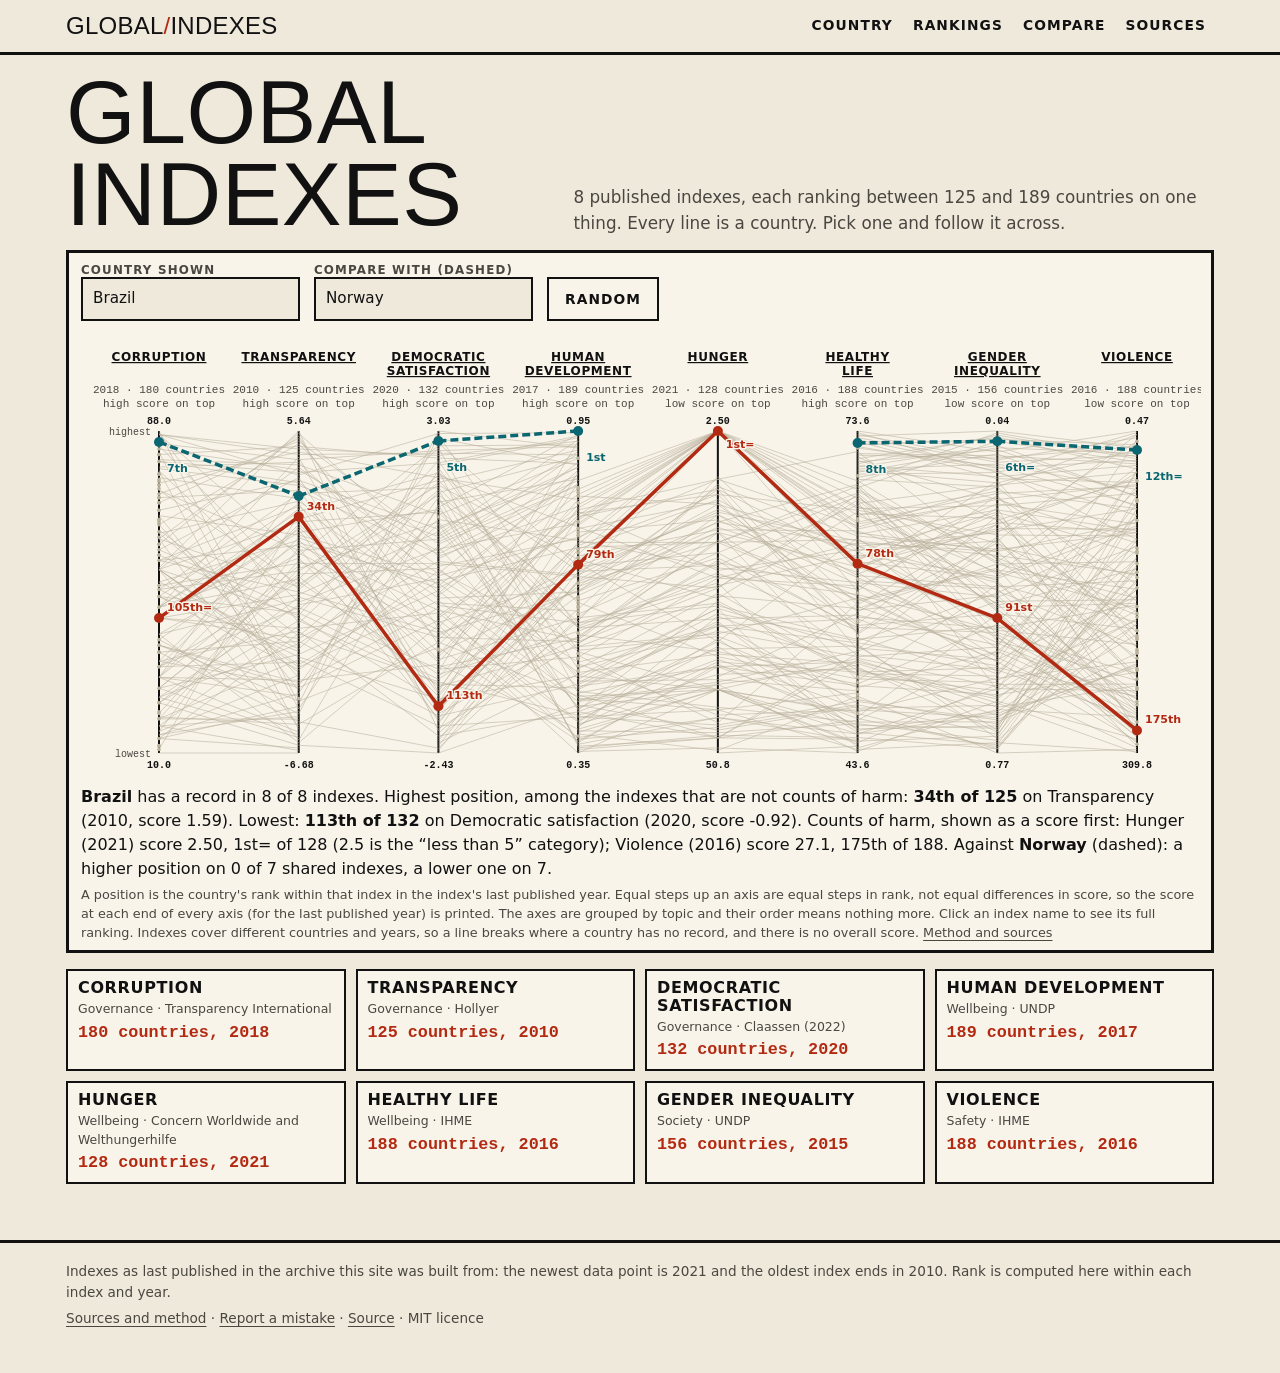
<file: index.html>
<!DOCTYPE html>
<html lang="en">
<head>
  <meta charset="UTF-8">
  <meta name="viewport" content="width=device-width, initial-scale=1">
  <title>Global Indexes: one country across eight indexes</title>
  <meta name="description" content="Pick a country and see its position in eight published indexes of governance, wellbeing, society and safety, with the year, score and number of countries printed beside every position.">
  <meta property="og:title" content="Global Indexes">
  <meta property="og:description" content="One country across eight indexes: corruption, human development, gender inequality, hunger, transparency, healthy life, violence and satisfaction with democracy.">
  <link rel="icon" href="assets/favicon.svg" type="image/svg+xml">
  <link rel="stylesheet" href="assets/site.css">
</head>
<body data-page="home">
<main id="main" class="wrap hero">
  <div class="hero-top">
    <h1>Global <span class="brk">Indexes</span></h1>
    <p class="lede"><span class="long"><span data-fig="indexes">&ndash;</span> published indexes, each ranking between <span data-fig="minc">&ndash;</span> and <span data-fig="maxc">&ndash;</span> countries on one thing. Every line is a country. Pick one and follow it across.</span><span class="short">Each line is a country. Pick one and follow it across <span data-fig="indexes">&ndash;</span> indexes.</span></p>
  </div>

  <div class="stage" id="stage">
    <div class="picker">
      <div class="grow"><label for="c1">Country shown</label><input id="c1" list="clist" autocomplete="off" placeholder="Type a country"></div>
      <div class="grow"><label for="c2">Compare with (dashed)</label><input id="c2" list="clist" autocomplete="off" placeholder="Another country"></div>
      <datalist id="clist"></datalist>
      <button type="button" class="btn ghost" id="rand">Random</button>
    </div>
    <p class="fine" id="msg" role="status" style="color:var(--hot);min-height:0"></p>
    <div class="tipwrap"><div id="tip" class="tip" hidden></div><svg id="pc" role="group" aria-label="A parallel chart. Each index is a vertical axis, with the highest rank at the top and the lowest at the bottom, and each country is a line across the axes."></svg></div>
    <ol class="axkey" id="axkey" aria-label="The axes, in order"></ol>
    <p class="readout" id="readout" aria-live="polite"></p>
    <p class="fine">A position is the country's rank within that index in the index's last published year. Equal steps up an axis are equal steps in rank, not equal differences in score, so the score at each end of every axis (for the last published year) is printed. The axes are grouped by topic and their order means nothing more. Click an index name to see its full ranking. Indexes cover different countries and years, so a line breaks where a country has no record, and there is no overall score. <a href="about.html">Method and sources</a></p>
    <ul class="sr" id="sr" aria-label="The chart as a list"></ul>
  </div>

  <ul class="tiles" id="tiles" aria-label="The indexes"></ul>
</main>
<noscript><p class="notice wrap">The chart needs JavaScript. The data are plain JSON files listed on <a href="about.html">Sources</a>.</p></noscript>
<script src="assets/gi.js"></script>
<script src="assets/home.js"></script>
</body>
</html>
</file>
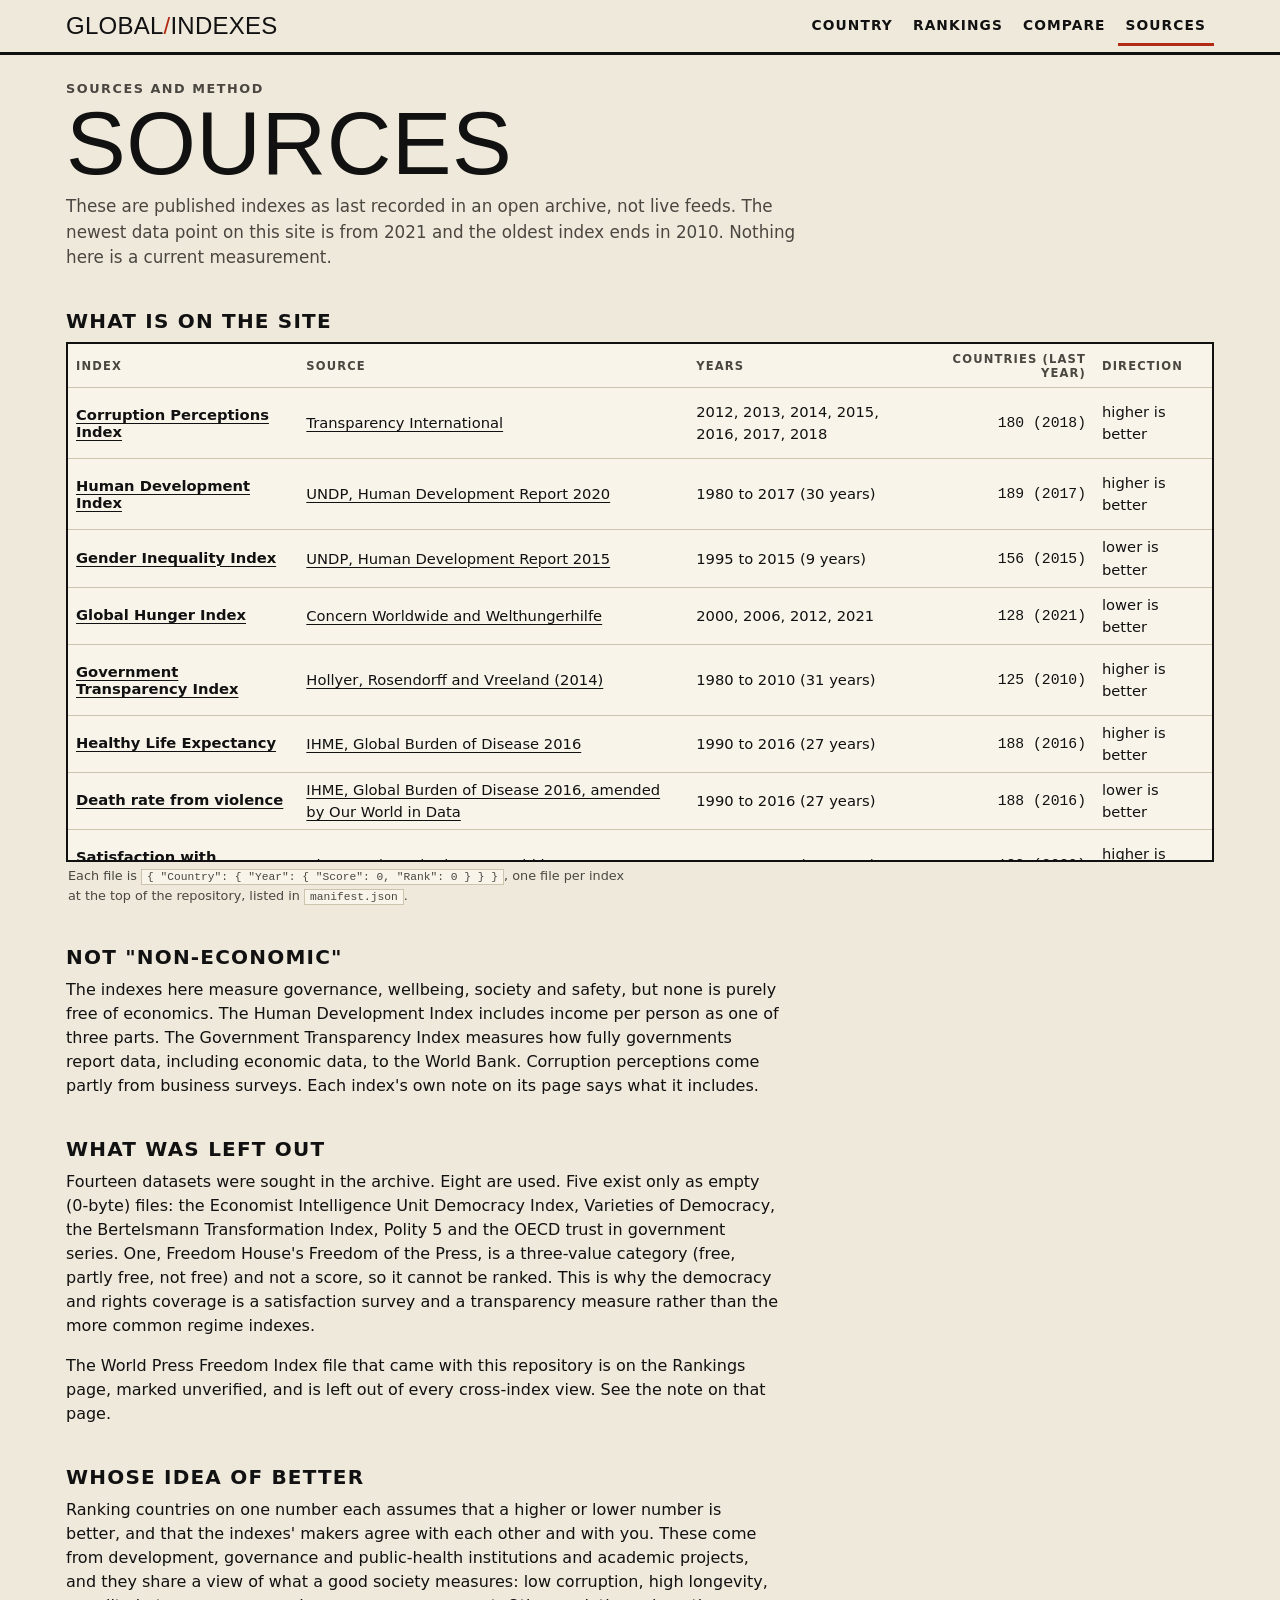
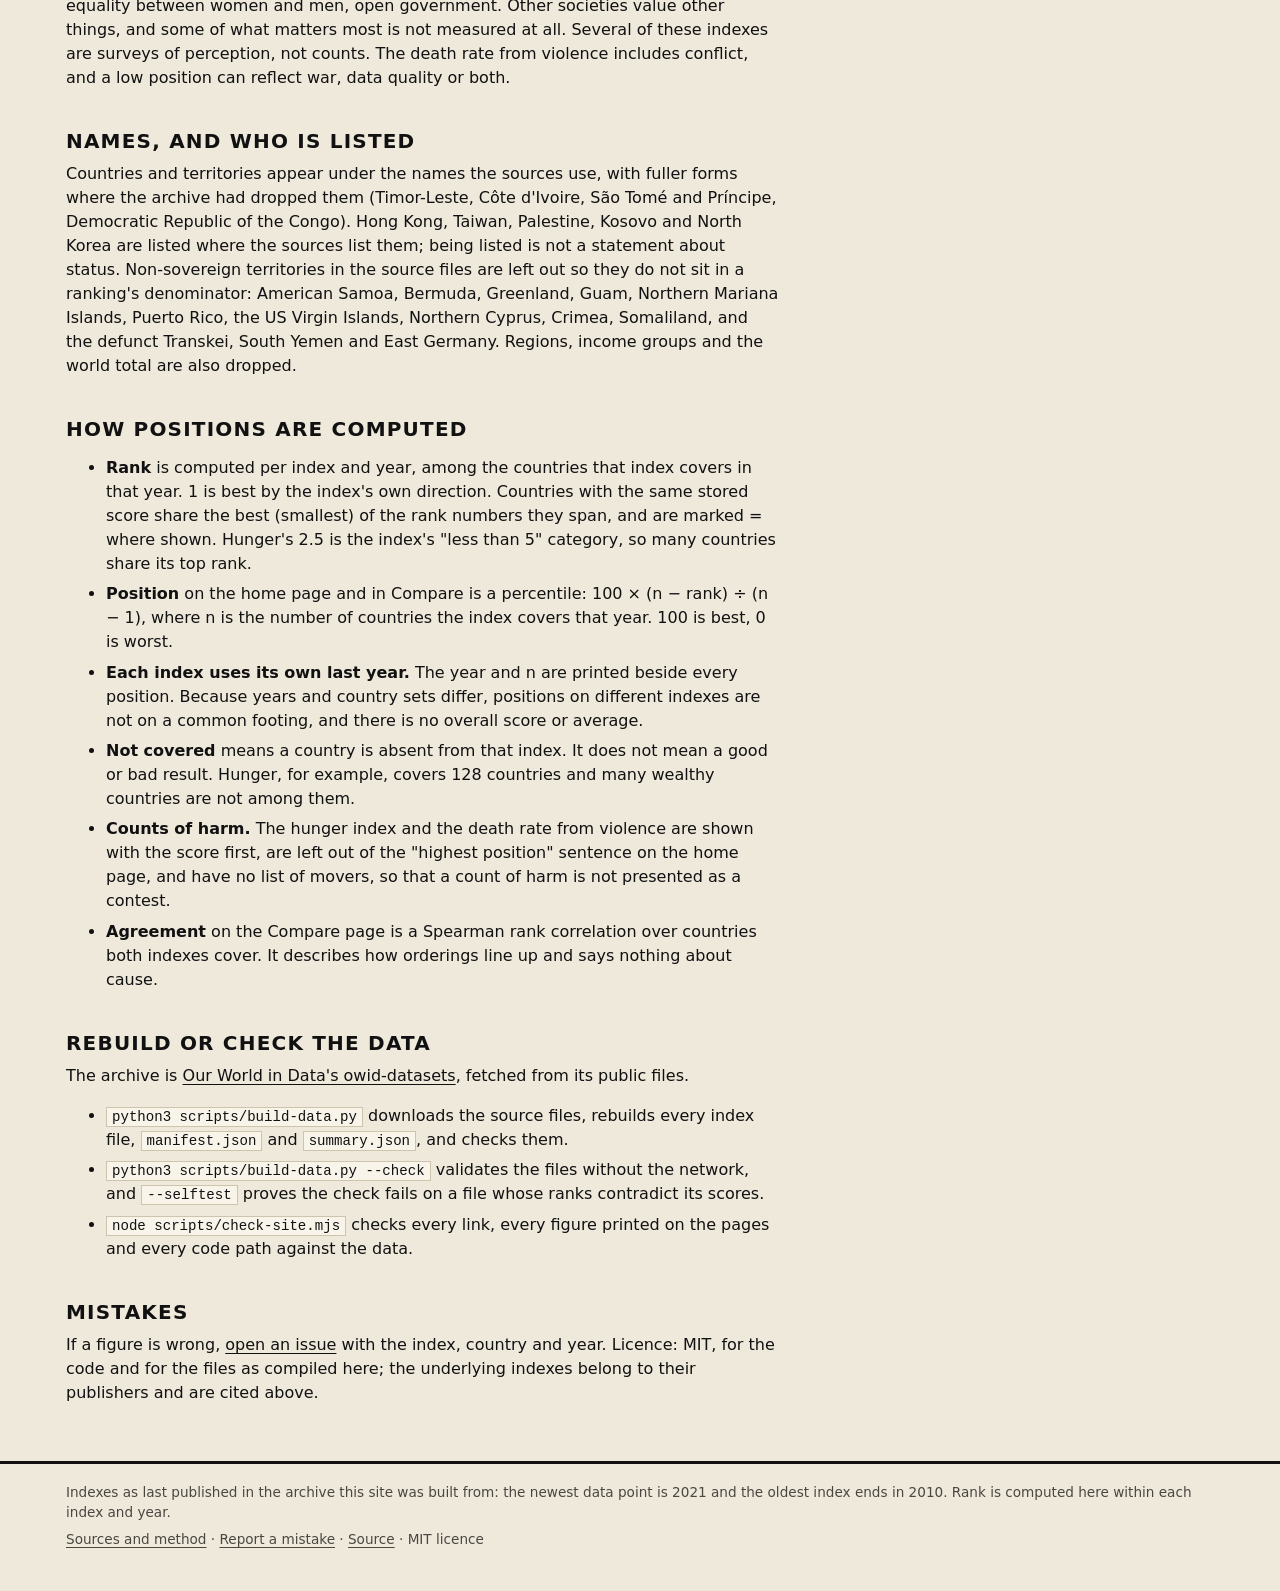
<file: about.html>
<!DOCTYPE html>
<html lang="en">
<head>
  <meta charset="UTF-8">
  <meta name="viewport" content="width=device-width, initial-scale=1">
  <title>Sources and method | Global Indexes</title>
  <meta name="description" content="Where each index comes from, what it covers, what was left out and why, and how ranks and positions are computed.">
  <link rel="icon" href="assets/favicon.svg" type="image/svg+xml">
  <link rel="stylesheet" href="assets/site.css">
</head>
<body data-page="about">
<main id="main" class="wrap page prose">
  <p class="kicker">Sources and method</p>
  <h1>Sources</h1>
  <p class="lede">These are published indexes as last recorded in an open archive, not live feeds. The newest data point on this site is from <span data-fig="maxyear">&ndash;</span> and the oldest index ends in <span data-fig="minyear">&ndash;</span>. Nothing here is a current measurement.</p>

  <h2>What is on the site</h2>
  <div class="scroll" tabindex="0" role="region" aria-label="Table of indexes, scrolls sideways"><table class="rk" id="src"><caption class="sr">The indexes on this site with their sources, years, coverage and direction</caption><thead><tr><th scope="col">Index</th><th scope="col">Source</th><th scope="col">Years</th><th scope="col" class="n">Countries (last year)</th><th scope="col">Direction</th></tr></thead><tbody></tbody></table></div>
  <p class="fine">Each file is <code>{ "Country": { "Year": { "Score": 0, "Rank": 0 } } }</code>, one file per index at the top of the repository, listed in <code>manifest.json</code>.</p>

  <h2>Not "non-economic"</h2>
  <p>The indexes here measure governance, wellbeing, society and safety, but none is purely free of economics. The Human Development Index includes income per person as one of three parts. The Government Transparency Index measures how fully governments report data, including economic data, to the World Bank. Corruption perceptions come partly from business surveys. Each index's own note on its page says what it includes.</p>

  <h2>What was left out</h2>
  <p>Fourteen datasets were sought in the archive. Eight are used. Five exist only as empty (0-byte) files: the Economist Intelligence Unit Democracy Index, Varieties of Democracy, the Bertelsmann Transformation Index, Polity 5 and the OECD trust in government series. One, Freedom House's Freedom of the Press, is a three-value category (free, partly free, not free) and not a score, so it cannot be ranked. This is why the democracy and rights coverage is a satisfaction survey and a transparency measure rather than the more common regime indexes.</p>
  <p>The World Press Freedom Index file that came with this repository is on the Rankings page, marked unverified, and is left out of every cross-index view. See the note on that page.</p>

  <h2>Whose idea of better</h2>
  <p>Ranking countries on one number each assumes that a higher or lower number is better, and that the indexes' makers agree with each other and with you. These come from development, governance and public-health institutions and academic projects, and they share a view of what a good society measures: low corruption, high longevity, equality between women and men, open government. Other societies value other things, and some of what matters most is not measured at all. Several of these indexes are surveys of perception, not counts. The death rate from violence includes conflict, and a low position can reflect war, data quality or both.</p>

  <h2>Names, and who is listed</h2>
  <p>Countries and territories appear under the names the sources use, with fuller forms where the archive had dropped them (Timor-Leste, C&ocirc;te d'Ivoire, S&atilde;o Tom&eacute; and Pr&iacute;ncipe, Democratic Republic of the Congo). Hong Kong, Taiwan, Palestine, Kosovo and North Korea are listed where the sources list them; being listed is not a statement about status. Non-sovereign territories in the source files are left out so they do not sit in a ranking's denominator: American Samoa, Bermuda, Greenland, Guam, Northern Mariana Islands, Puerto Rico, the US Virgin Islands, Northern Cyprus, Crimea, Somaliland, and the defunct Transkei, South Yemen and East Germany. Regions, income groups and the world total are also dropped.</p>

  <h2>How positions are computed</h2>
  <ul>
    <li><strong>Rank</strong> is computed per index and year, among the countries that index covers in that year. 1 is best by the index's own direction. Countries with the same stored score share the best (smallest) of the rank numbers they span, and are marked = where shown. Hunger's 2.5 is the index's "less than 5" category, so many countries share its top rank.</li>
    <li><strong>Position</strong> on the home page and in Compare is a percentile: 100 &times; (n &minus; rank) &divide; (n &minus; 1), where n is the number of countries the index covers that year. 100 is best, 0 is worst.</li>
    <li><strong>Each index uses its own last year.</strong> The year and n are printed beside every position. Because years and country sets differ, positions on different indexes are not on a common footing, and there is no overall score or average.</li>
    <li><strong>Not covered</strong> means a country is absent from that index. It does not mean a good or bad result. Hunger, for example, covers 128 countries and many wealthy countries are not among them.</li>
    <li><strong>Counts of harm.</strong> The hunger index and the death rate from violence are shown with the score first, are left out of the "highest position" sentence on the home page, and have no list of movers, so that a count of harm is not presented as a contest.</li>
    <li><strong>Agreement</strong> on the Compare page is a Spearman rank correlation over countries both indexes cover. It describes how orderings line up and says nothing about cause.</li>
  </ul>

  <h2>Rebuild or check the data</h2>
  <p>The archive is <a href="https://github.com/owid/owid-datasets">Our World in Data's owid-datasets</a>, fetched from its public files.</p>
  <ul>
    <li><code>python3 scripts/build-data.py</code> downloads the source files, rebuilds every index file, <code>manifest.json</code> and <code>summary.json</code>, and checks them.</li>
    <li><code>python3 scripts/build-data.py --check</code> validates the files without the network, and <code>--selftest</code> proves the check fails on a file whose ranks contradict its scores.</li>
    <li><code>node scripts/check-site.mjs</code> checks every link, every figure printed on the pages and every code path against the data.</li>
  </ul>
  <h2>Mistakes</h2>
  <p>If a figure is wrong, <a href="https://github.com/SolutionsAsService/Global-Indexes/issues">open an issue</a> with the index, country and year. Licence: MIT, for the code and for the files as compiled here; the underlying indexes belong to their publishers and are cited above.</p>
</main>
<noscript><p class="notice wrap">The table of indexes is built from <a href="manifest.json">manifest.json</a> with JavaScript.</p></noscript>
<script src="assets/gi.js"></script>
<script src="assets/about.js"></script>
</body>
</html>
</file>
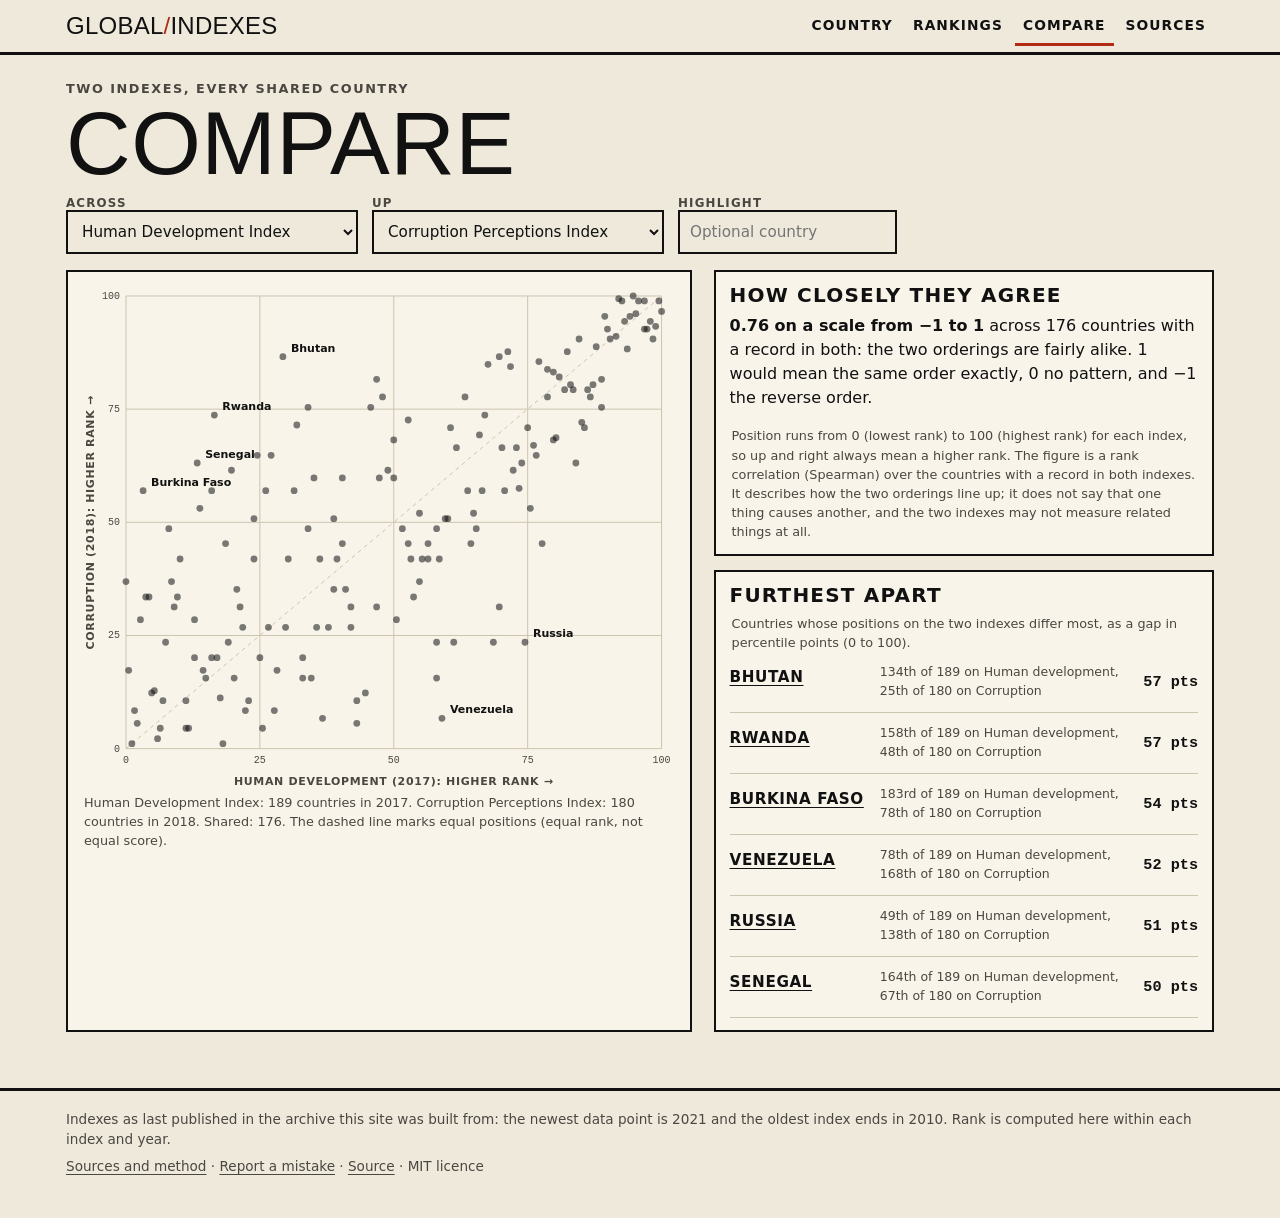
<file: compare.html>
<!DOCTYPE html>
<html lang="en">
<head>
  <meta charset="UTF-8">
  <meta name="viewport" content="width=device-width, initial-scale=1">
  <title>Compare two indexes | Global Indexes</title>
  <meta name="description" content="Plot every country on two indexes at once and see how closely their orderings agree, with the years and number of countries printed.">
  <link rel="icon" href="assets/favicon.svg" type="image/svg+xml">
  <link rel="stylesheet" href="assets/site.css">
</head>
<body data-page="compare">
<main id="main" class="wrap page">
  <p class="kicker">Two indexes, every shared country</p>
  <h1>Compare</h1>
  <div class="tools">
    <div><label for="x">Across</label><select id="x"></select></div>
    <div><label for="y">Up</label><select id="y"></select></div>
    <div><label for="c">Highlight</label><input id="c" list="clist" autocomplete="off" placeholder="Optional country"></div>
    <datalist id="clist"></datalist>
  </div>
  <p class="fine" id="msg" role="status" style="color:var(--hot);min-height:0"></p>
  <div class="grid2">
    <div class="panel chart"><svg id="sc" role="img" aria-label="Scatter of countries on two indexes"></svg><p class="fine" id="axes"></p></div>
    <aside>
      <div class="panel"><h2>How closely they agree</h2><p id="stat" aria-live="polite"></p><p class="fine">Position runs from 0 (lowest rank) to 100 (highest rank) for each index, so up and right always mean a higher rank. The figure is a rank correlation (Spearman) over the countries with a record in both indexes. It describes how the two orderings line up; it does not say that one thing causes another, and the two indexes may not measure related things at all.</p></div>
      <div class="panel" style="margin-top:14px"><h2>Furthest apart</h2><p class="fine">Countries whose positions on the two indexes differ most, as a gap in percentile points (0 to 100).</p><ol class="rows" id="far"></ol></div>
    </aside>
  </div>
</main>
<noscript><p class="notice wrap">This page needs JavaScript. The data are plain JSON files listed on <a href="about.html">Sources</a>.</p></noscript>
<script src="assets/gi.js"></script>
<script src="assets/compare.js"></script>
</body>
</html>
</file>
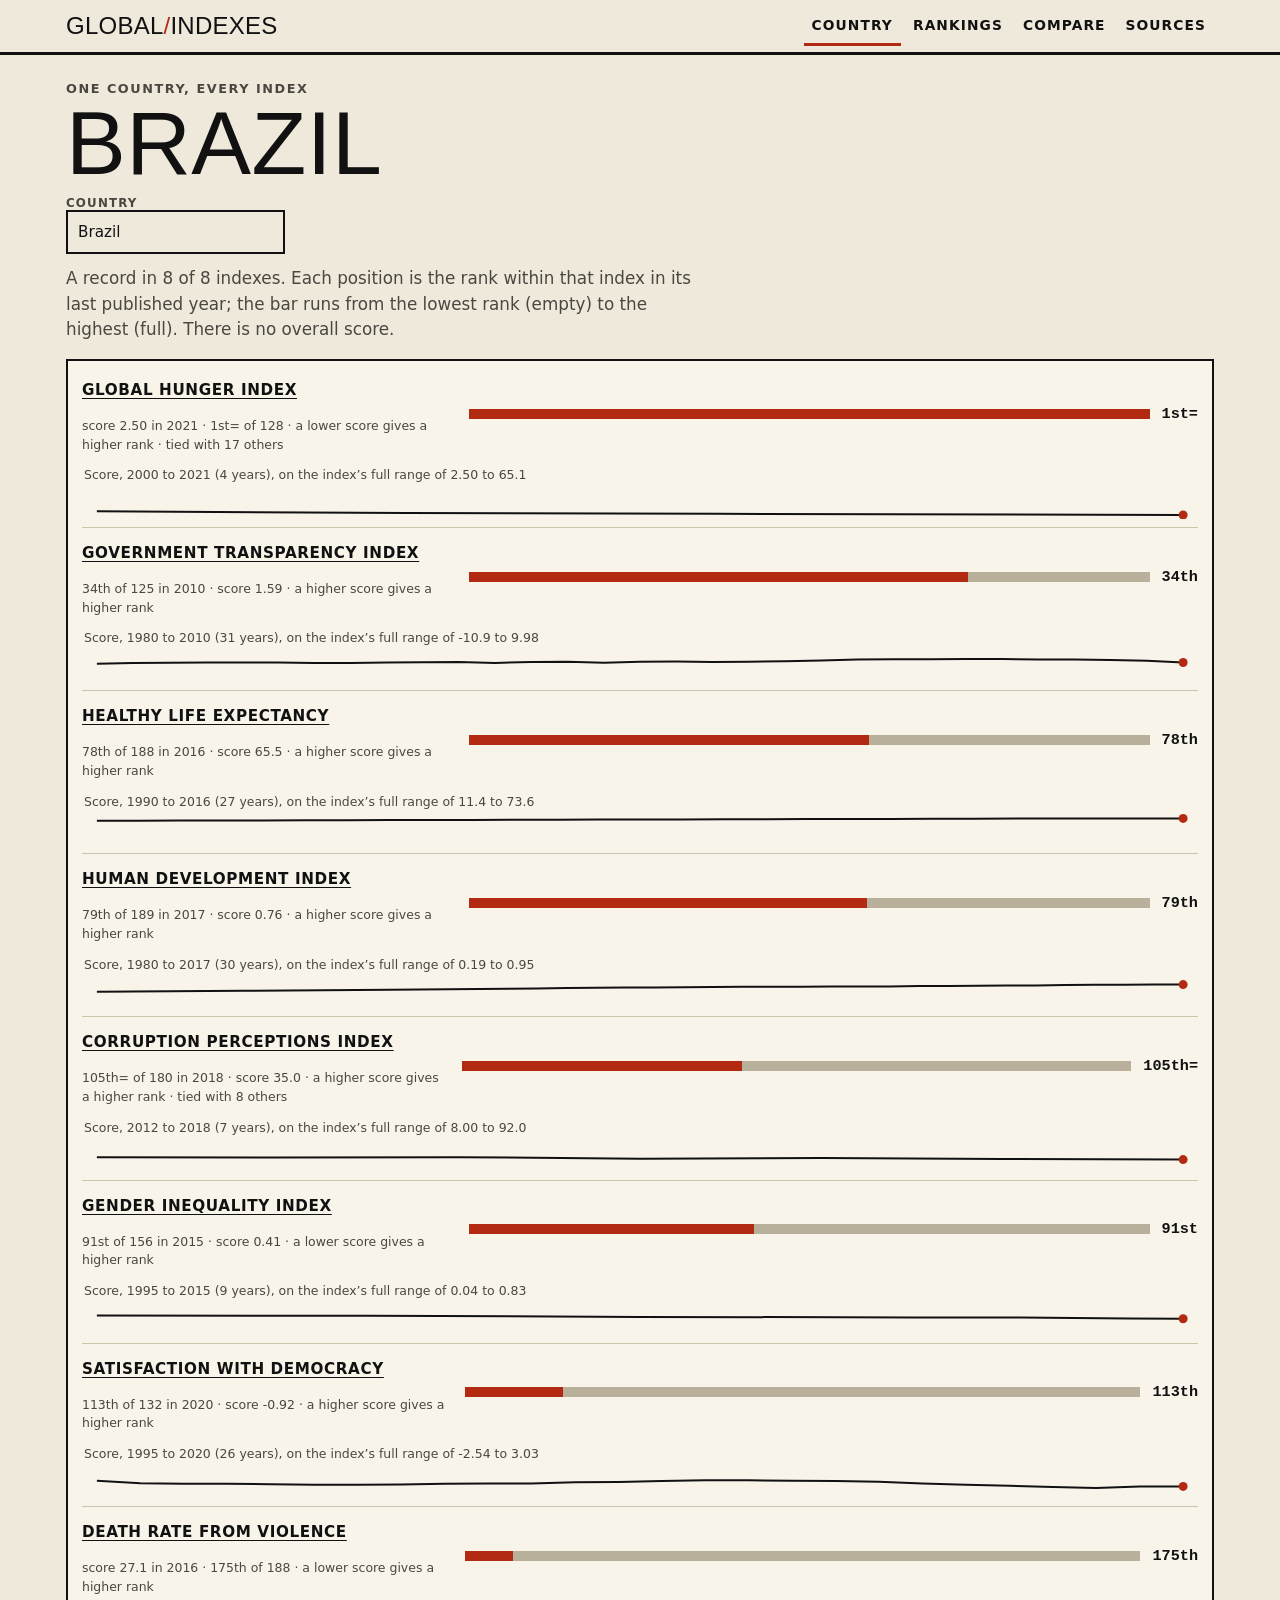
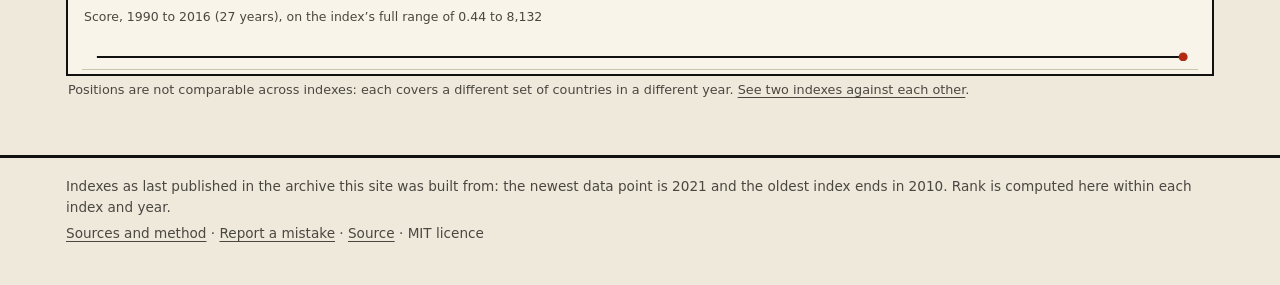
<file: country.html>
<!DOCTYPE html>
<html lang="en">
<head>
  <meta charset="UTF-8">
  <meta name="viewport" content="width=device-width, initial-scale=1">
  <title>Countries | Global Indexes</title>
  <meta name="description" content="One country's rank, score and history on every index that covers it, with the year and number of countries beside each position.">
  <link rel="icon" href="assets/favicon.svg" type="image/svg+xml">
  <link rel="stylesheet" href="assets/site.css">
</head>
<body data-page="countries">
<main id="main" class="wrap page">
  <p class="kicker">One country, every index</p>
  <h1 id="title">Countries</h1>
  <div class="tools">
    <div><label for="c">Country</label><input id="c" list="clist" autocomplete="off" placeholder="Type a country"></div>
    <datalist id="clist"></datalist>
  </div>
  <p class="fine" id="msg" role="status" style="color:var(--hot);min-height:0"></p>
  <p class="lede" id="intro"></p>
  <ol class="rows panel" id="list" aria-label="This country on each index"></ol>
  <p class="fine" id="foot"></p>
</main>
<noscript><p class="notice wrap">This page needs JavaScript. The data are plain JSON files listed on <a href="about.html">Sources</a>.</p></noscript>
<script src="assets/gi.js"></script>
<script src="assets/country.js"></script>
</body>
</html>
</file>
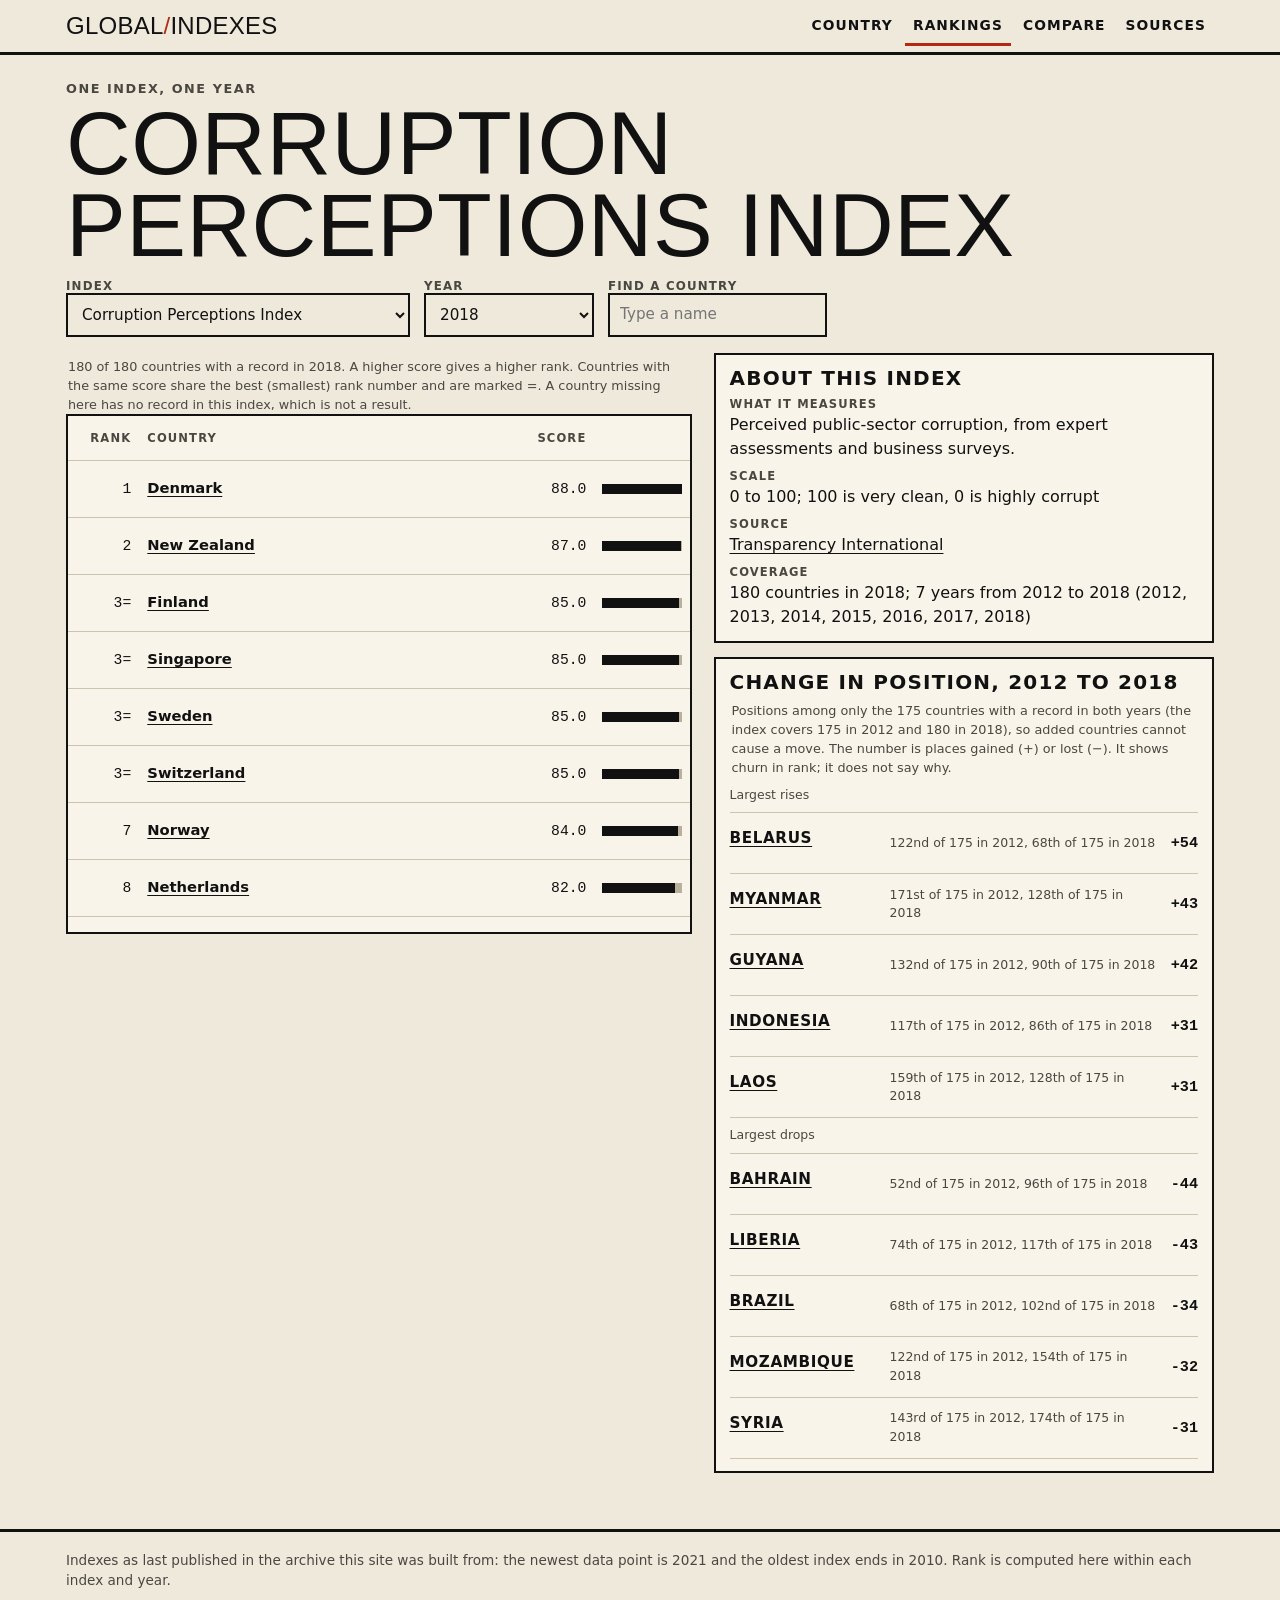
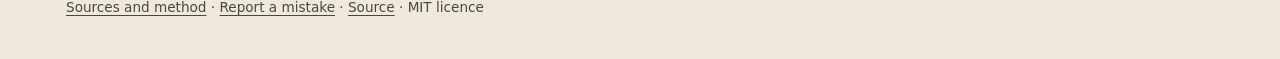
<file: rankings.html>
<!DOCTYPE html>
<html lang="en">
<head>
  <meta charset="UTF-8">
  <meta name="viewport" content="width=device-width, initial-scale=1">
  <title>Rankings | Global Indexes</title>
  <meta name="description" content="Every country's score and rank on one index in one year, with the biggest movers and the index's source, scale and caveats.">
  <link rel="icon" href="assets/favicon.svg" type="image/svg+xml">
  <link rel="stylesheet" href="assets/site.css">
</head>
<body data-page="rankings">
<main id="main" class="wrap page">
  <p class="kicker">One index, one year</p>
  <h1 id="title">Rankings</h1>
  <div class="tools">
    <div><label for="ix">Index</label><select id="ix"></select></div>
    <div><label for="yr">Year</label><select id="yr"></select></div>
    <div><label for="q">Find a country</label><input id="q" type="search" autocomplete="off" placeholder="Type a name"></div>
  </div>
  <div id="warn"></div>
  <div class="grid2">
    <section>
      <p class="fine" id="count" aria-live="polite"></p>
      <div class="scroll" tabindex="0" role="region" aria-label="Ranking table, scrolls"><table class="rk" id="tbl"><caption class="sr">Countries in rank order for the chosen index and year</caption><thead><tr><th class="n" scope="col" id="th-rank">Rank</th><th scope="col">Country</th><th class="n" scope="col">Score</th><th scope="col"><span class="sr">Position</span></th></tr></thead><tbody id="rows"></tbody></table></div>
    </section>
    <aside>
      <div class="panel"><h2>About this index</h2><dl class="facts" id="facts"></dl></div>
      <div class="panel" style="margin-top:14px"><h2 id="mv-h">Biggest movers</h2><p class="fine" id="mv-note"></p><ol class="rows" id="movers"></ol></div>
    </aside>
  </div>
</main>
<noscript><p class="notice wrap">This page needs JavaScript. The data are plain JSON files listed on <a href="about.html">Sources</a>.</p></noscript>
<script src="assets/gi.js"></script>
<script src="assets/rankings.js"></script>
</body>
</html>
</file>
<file: assets/site.css>
/* Global Indexes. Tokens first; dark mode redefines the same names. */
:root {
  --bg: #efe9dc; --paper: #f8f4ea; --ink: #111111; --ink2: #4a4741; --rule: #cdc4ae; --focus: #111111;
  --hot: #b32a13; --cool: #0a6670; --faint: #b9b09b; --on-hot: #ffffff;
  --display: Impact, Haettenschweiler, "Franklin Gothic Heavy", "Arial Narrow Bold", "Arial Black", sans-serif;
  --label: "Arial Narrow", "Franklin Gothic Medium", "Roboto Condensed", system-ui, sans-serif;
  --ui: system-ui, -apple-system, "Segoe UI", Roboto, "Helvetica Neue", sans-serif;
  --mono: ui-monospace, "SF Mono", Menlo, Consolas, monospace;
}
@media (prefers-color-scheme: dark) {
  :root { --bg: #121110; --paper: #1b1916; --ink: #f2ecdf; --ink2: #aaa396; --rule: #36322b; --focus: #f2ecdf; --hot: #ff7d5e; --cool: #52c6d2; --faint: #4a463e; --on-hot: #121110; }
}
* { box-sizing: border-box; }
html { -webkit-text-size-adjust: 100%; }
body { margin: 0; background: var(--bg); color: var(--ink); font: 16px/1.5 var(--ui); }
h1, h2, h3 { margin: 0; }
h1 { font: 400 clamp(2.6rem, 9vw, 5.6rem)/.92 var(--display); letter-spacing: .005em; text-transform: uppercase; }
h2 { font: 700 1.25rem/1.1 var(--label); text-transform: uppercase; letter-spacing: .06em; }
p { margin: 0 0 1em; }
a { color: inherit; text-underline-offset: 3px; text-decoration-thickness: 1px; }
a:hover { text-decoration-thickness: 2px; }
:focus-visible { outline: 3px solid var(--focus); outline-offset: 2px; }
.wrap { max-width: 1180px; margin: 0 auto; padding: 0 16px; }
.skip { position: absolute; left: -999px; top: 8px; background: var(--ink); color: var(--bg); padding: 8px 12px; z-index: 20; }
.skip:focus { left: 8px; }
.sr { position: absolute; width: 1px; height: 1px; overflow: hidden; clip: rect(0 0 0 0); white-space: nowrap; }
.notice { background: var(--paper); border: 2px solid var(--ink); padding: 12px 16px; margin: 16px 0; }

header.site { border-bottom: 3px solid var(--ink); }
header.site .topbar { display: flex; align-items: center; justify-content: space-between; gap: 6px 16px; min-height: 52px; flex-wrap: wrap; }
.brand { font: 400 1.5rem/1 var(--display); text-transform: uppercase; text-decoration: none; padding: 8px 0; letter-spacing: .01em; }
.brand i { font-style: normal; color: var(--hot); }
header.site nav { display: flex; flex-wrap: wrap; gap: 0 4px; }
header.site nav a { font: 700 .86rem var(--label); text-transform: uppercase; letter-spacing: .08em; text-decoration: none; padding: 10px 8px; border-bottom: 3px solid transparent; }
header.site nav a:hover { border-bottom-color: var(--ink2); }
header.site nav a[aria-current] { border-bottom-color: var(--hot); }
footer.site { border-top: 3px solid var(--ink); margin-top: 56px; padding: 18px 0 36px; color: var(--ink2); font-size: .85rem; }
footer.site p { margin: 0 0 6px; }

.kicker { font: 700 .8rem var(--label); letter-spacing: .12em; text-transform: uppercase; color: var(--ink2); margin: 0 0 6px; }
.lede { font-size: 1.05rem; color: var(--ink2); max-width: 60ch; }
main.page { padding-top: 26px; }
main.page > h1 { margin-bottom: 10px; }
.prose > p, .prose > ul, .prose > h2, .prose > ol { max-width: 70ch; }
.prose h2 { margin: 2em 0 .5em; }
.grid2 > * { min-width: 0; }
.tiles > li { min-width: 0; }
.tiles em { overflow-wrap: anywhere; }
@media (max-width: 380px) {
  .tiles { grid-template-columns: 1fr; }
  .hero h1 { font-size: 2rem; }
  .tools select, .tools input { min-width: 0; width: 100%; }
  .tools > div { flex: 1 1 100%; }
}
.prose li { margin-bottom: .4em; }
code { font-family: var(--mono); font-size: .88em; background: var(--paper); border: 1px solid var(--rule); padding: 1px 5px; }

/* landing */
.hero { padding-top: 16px; }
.hero-top { display: grid; gap: 8px 32px; grid-template-columns: 1fr; align-items: end; }
@media (min-width: 900px) { .hero-top { grid-template-columns: auto 1fr; } .hero .lede { justify-self: end; margin: 0; } }
.stage { border: 3px solid var(--ink); background: var(--paper); margin-top: 14px; padding: 10px 10px 8px; }
.picker { display: flex; flex-wrap: wrap; gap: 8px 14px; align-items: end; margin: 0 2px 6px; }
.picker label { font: 700 .74rem var(--label); letter-spacing: .1em; text-transform: uppercase; color: var(--ink2); display: block; }
.picker select, .picker input, .tools select, .tools input { font: inherit; font-size: .95rem; padding: 7px 10px; min-height: 44px; border: 2px solid var(--ink); background: var(--bg); color: var(--ink); min-width: 170px; max-width: 100%; border-radius: 0; }
.btn { font: 700 .86rem var(--label); letter-spacing: .08em; text-transform: uppercase; background: var(--ink); color: var(--bg); border: 2px solid var(--ink); padding: 8px 16px; min-height: 44px; cursor: pointer; text-decoration: none; display: inline-flex; align-items: center; }
.btn.ghost { background: transparent; color: var(--ink); }
.btn:disabled { opacity: .5; cursor: default; }
svg text { font-family: var(--label); fill: var(--ink); }
#pc { display: block; width: 100%; height: auto; touch-action: manipulation; }
#pc .axis { stroke: var(--ink); stroke-width: 2; }
#pc .axlab { font: 700 12px var(--label); text-transform: uppercase; letter-spacing: .05em; text-decoration: underline; text-underline-offset: 3px; }
#pc a:hover .axlab, #pc a:focus-visible .axlab, #pc a:hover .axnum { fill: var(--hot); }
#pc .axnum { font: 700 14px var(--label); text-decoration: underline; }
#pc .axend { font: 700 10px var(--mono); fill: var(--ink); }
#pc .axyr { font: 11px var(--mono); fill: var(--ink2); }
#pc .line { fill: none; stroke: var(--faint); stroke-width: 1; opacity: .55; }
#pc .line.on { stroke: var(--hot); stroke-width: 3.5; opacity: 1; }
#pc .line.on2 { stroke: var(--cool); stroke-width: 3.5; opacity: 1; stroke-dasharray: 8 4; }
#pc .dot { fill: var(--hot); }
#pc .dot2 { fill: var(--cool); }
#pc .hit { fill: none; stroke: transparent; stroke-width: 9; cursor: pointer; }
#pc .tick { font: 10px var(--mono); fill: var(--ink2); }
#pc .lab { font: 700 11px var(--label); paint-order: stroke; stroke: var(--paper); stroke-width: 3px; stroke-linejoin: round; }
.hero h1 .brk { display: block; }
@media (max-width: 639px) {
  .hero h1 { font-size: 2.4rem; }
  .hero h1 .brk { display: inline; }
  .hero .lede { font-size: .92rem; margin: 4px 0 0; }
  .picker .grow { flex: 1 1 150px; }
  .picker .grow input { width: 100%; min-width: 0; }
}
.readout { margin: 8px 2px 2px; min-height: 3.2em; }
.readout b { font-weight: 700; }
.fine { font-size: .8rem; color: var(--ink2); margin: 4px 2px 0; }
.tiles { display: grid; gap: 10px; grid-template-columns: repeat(2, 1fr); margin: 16px 0 0; list-style: none; padding: 0; }
@media (min-width: 700px) { .tiles { grid-template-columns: repeat(4, 1fr); } }
.tiles a { display: block; text-decoration: none; background: var(--paper); border: 2px solid var(--ink); padding: 8px 10px 10px; height: 100%; }
.tiles a:hover { background: var(--bg); box-shadow: 4px 4px 0 var(--ink); }
.tiles b { display: block; font: 700 1rem/1.1 var(--label); text-transform: uppercase; letter-spacing: .04em; }
.tiles span { display: block; font-size: .78rem; color: var(--ink2); margin-top: 3px; }
.tiles em { display: block; font: 700 1.05rem var(--mono); font-style: normal; margin-top: 4px; color: var(--hot); }

/* inner pages */
.tools { display: flex; flex-wrap: wrap; gap: 10px 14px; align-items: end; margin: 12px 0; }
.tools label { font: 700 .74rem var(--label); letter-spacing: .1em; text-transform: uppercase; color: var(--ink2); display: block; }
.grid2 { display: grid; gap: 22px; grid-template-columns: 1fr; margin-top: 16px; }
@media (min-width: 960px) { .grid2 { grid-template-columns: minmax(0, 1.25fr) minmax(0, 1fr); } }
.panel { border: 2px solid var(--ink); background: var(--paper); padding: 12px 14px; }
.panel h2 { margin-bottom: 8px; }
table.rk { border-collapse: collapse; width: 100%; font-size: .92rem; }
table.rk th, table.rk td { text-align: left; padding: 6px 8px; border-bottom: 1px solid var(--rule); vertical-align: middle; }
table.rk th { font: 700 .72rem var(--label); text-transform: uppercase; letter-spacing: .1em; color: var(--ink2); }
table.rk td.n { font-family: var(--mono); text-align: right; white-space: nowrap; }
table.rk th.n { text-align: right; }
table.rk tr.sel td { background: var(--bg); font-weight: 700; }
.bar { display: block; height: 10px; background: var(--faint); position: relative; min-width: 60px; }
.bar i { position: absolute; left: 0; top: 0; bottom: 0; background: var(--ink); }
.bar.hot i { background: var(--hot); }
.scroll { max-height: 520px; overflow: auto; border: 2px solid var(--ink); background: var(--paper); }
.warn { border: 3px solid var(--hot); padding: 10px 14px; margin: 12px 0; background: var(--paper); }
.chart svg { display: block; width: 100%; height: auto; }
.chart .grid { stroke: var(--rule); }
.chart .pt { fill: var(--ink); opacity: .55; cursor: pointer; }
.chart .pt.sel { fill: var(--hot); opacity: 1; }
.chart .axlab { font: 700 11px var(--label); text-transform: uppercase; letter-spacing: .06em; fill: var(--ink2); }
.chart .tick { font: 10px var(--mono); fill: var(--ink2); }
.chart .lab { font: 700 11px var(--label); }
.rows { list-style: none; margin: 0; padding: 0; }
.rows li { display: grid; grid-template-columns: minmax(8em, 1.1fr) minmax(0, 2fr) auto; gap: 8px 12px; align-items: center; padding: 8px 0; border-bottom: 1px solid var(--rule); }
.rows li b { font: 700 .95rem var(--label); text-transform: uppercase; letter-spacing: .04em; }
.rows small { display: block; color: var(--ink2); font-size: .78rem; }
.rows .v { font: 700 .95rem var(--mono); text-align: right; white-space: nowrap; }
.spark { width: 100%; height: 34px; display: block; }
.spark path { fill: none; stroke: var(--ink); stroke-width: 2; }
.spark path.end { stroke: var(--hot); stroke-width: 9px; stroke-linecap: round; }
.rows.panel { padding: 4px 14px; }
@media (max-width: 600px) { .rows li { grid-template-columns: 1fr auto; } .rows li .bar, .rows li .spark { grid-column: 1 / -1; } }
dl.facts { margin: 0; display: grid; gap: 8px; }
dl.facts dt { font: 700 .72rem var(--label); text-transform: uppercase; letter-spacing: .1em; color: var(--ink2); }
dl.facts dd { margin: 2px 0 0; }
.tipwrap { position: relative; }
.tip { position: absolute; z-index: 5; background: var(--ink); color: var(--bg); font: 700 .8rem var(--label); letter-spacing: .04em; padding: 4px 8px; pointer-events: none; max-width: 230px; }
#pc .line.hov { stroke: var(--ink); stroke-width: 2.5; opacity: 1; }
@media print { header.site nav, .tools, .picker { display: none; } }
@media (forced-colors: active) { #pc .line.on, #pc .line.on2 { stroke: Highlight; } #pc .line { stroke: GrayText; } }

.lede .short { display: none; }
@media (max-width: 639px) { .lede .long { display: none; } .lede .short { display: inline; } }
.axkey { list-style: none; margin: 6px 2px 0; padding: 0; display: grid; grid-template-columns: repeat(2, 1fr); gap: 2px 10px; font-size: .82rem; }
.axkey a { display: block; text-decoration: none; padding: 7px 0; min-height: 44px; }
.axkey a:hover { text-decoration: underline; }
.axkey b { display: inline-block; min-width: 1.4em; font: 700 .9rem var(--mono); color: var(--hot); }
.axkey small { display: block; color: var(--ink2); font-size: .72rem; margin-left: 1.6em; }
@media (min-width: 640px) { .axkey { display: none; } }
@media (forced-colors: active) { #pc .line.on2 { stroke: LinkText; } #pc .line { stroke-width: 1px; stroke: GrayText; } }

.scroll { position: relative; }
table.rk thead th { position: sticky; top: 0; background: var(--paper); z-index: 1; box-shadow: 0 1px 0 var(--rule); }
table.rk td, table.rk th { height: 44px; }
table.rk th[scope="row"] { font-weight: 600; text-transform: none; letter-spacing: 0; font-family: var(--ui); font-size: .92rem; color: var(--ink); }
table.rk th[scope="row"] a { display: block; padding: 12px 0; min-height: 44px; min-width: 44px; }
.rows li b a, .tiles a { min-height: 44px; }
.rows li b a { display: inline-block; padding: 8px 0; }
.rows li:has(.v) { min-height: 56px; }
</file>
